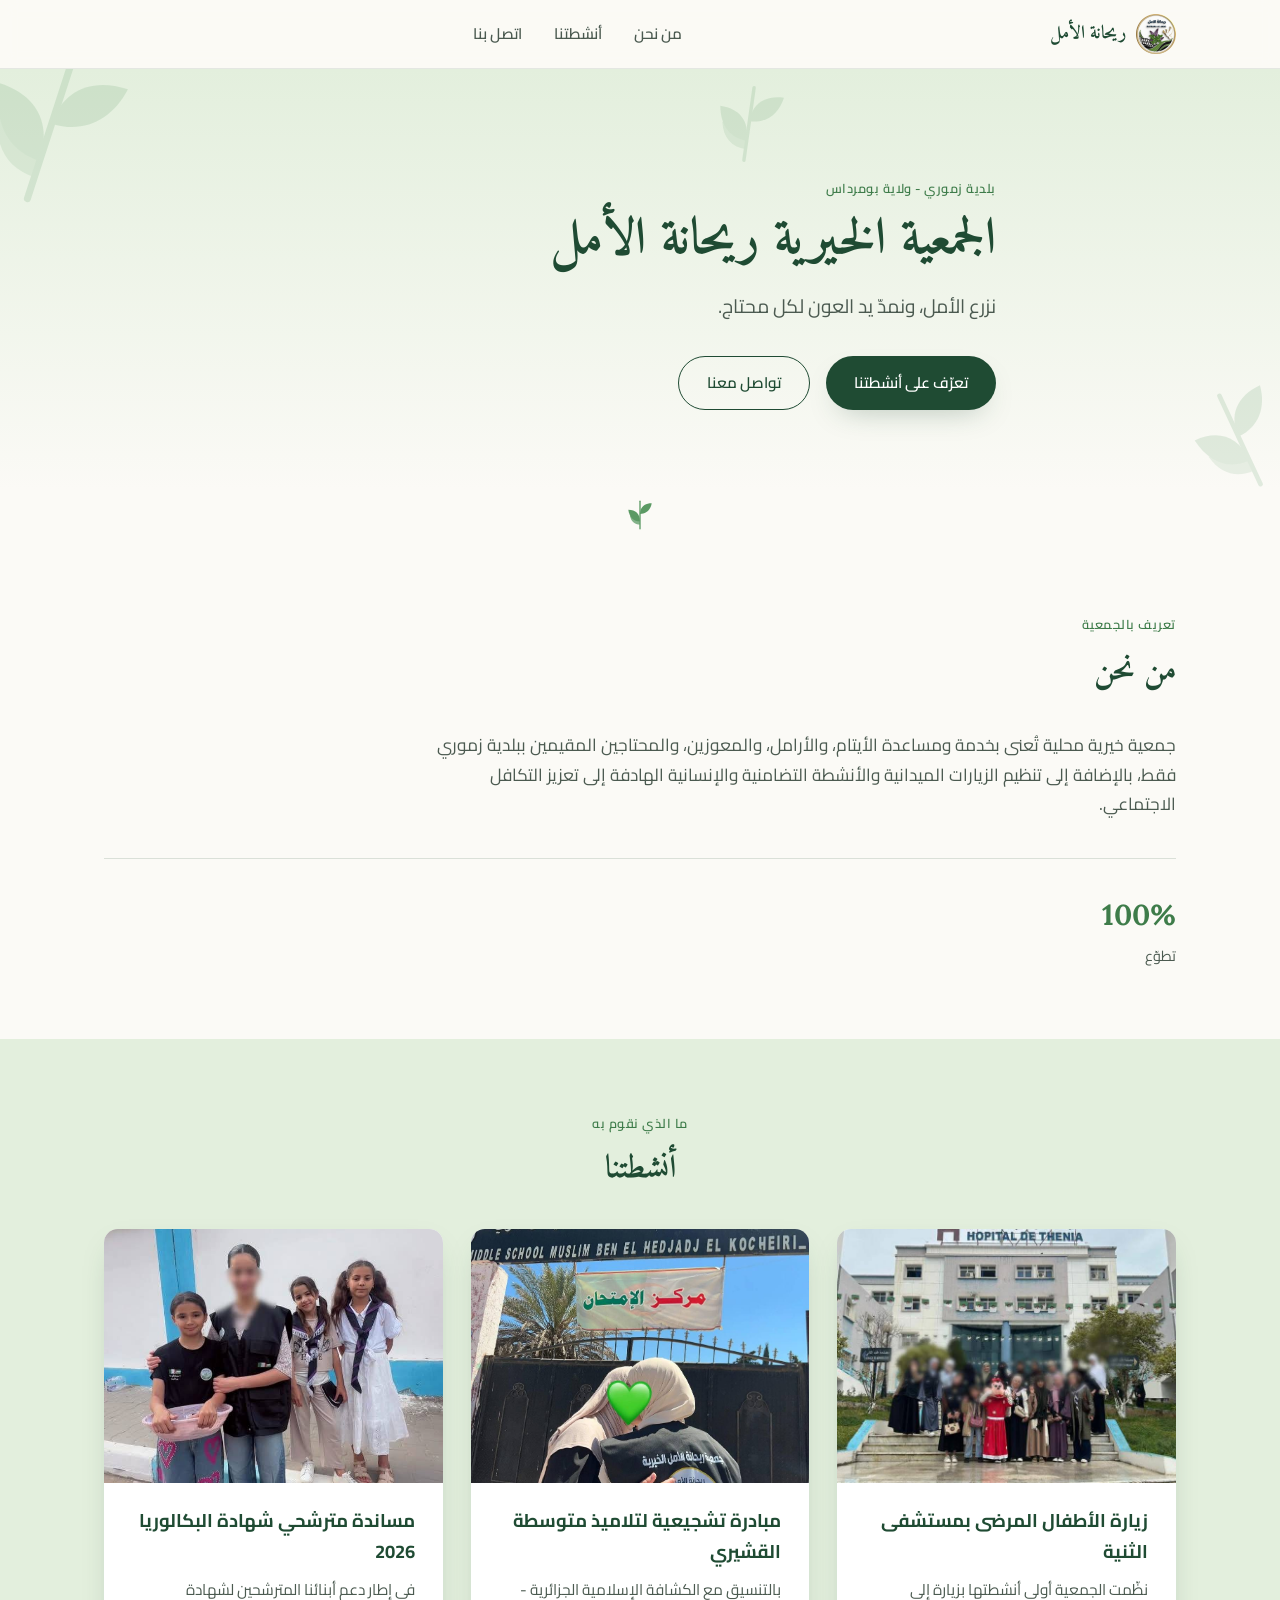
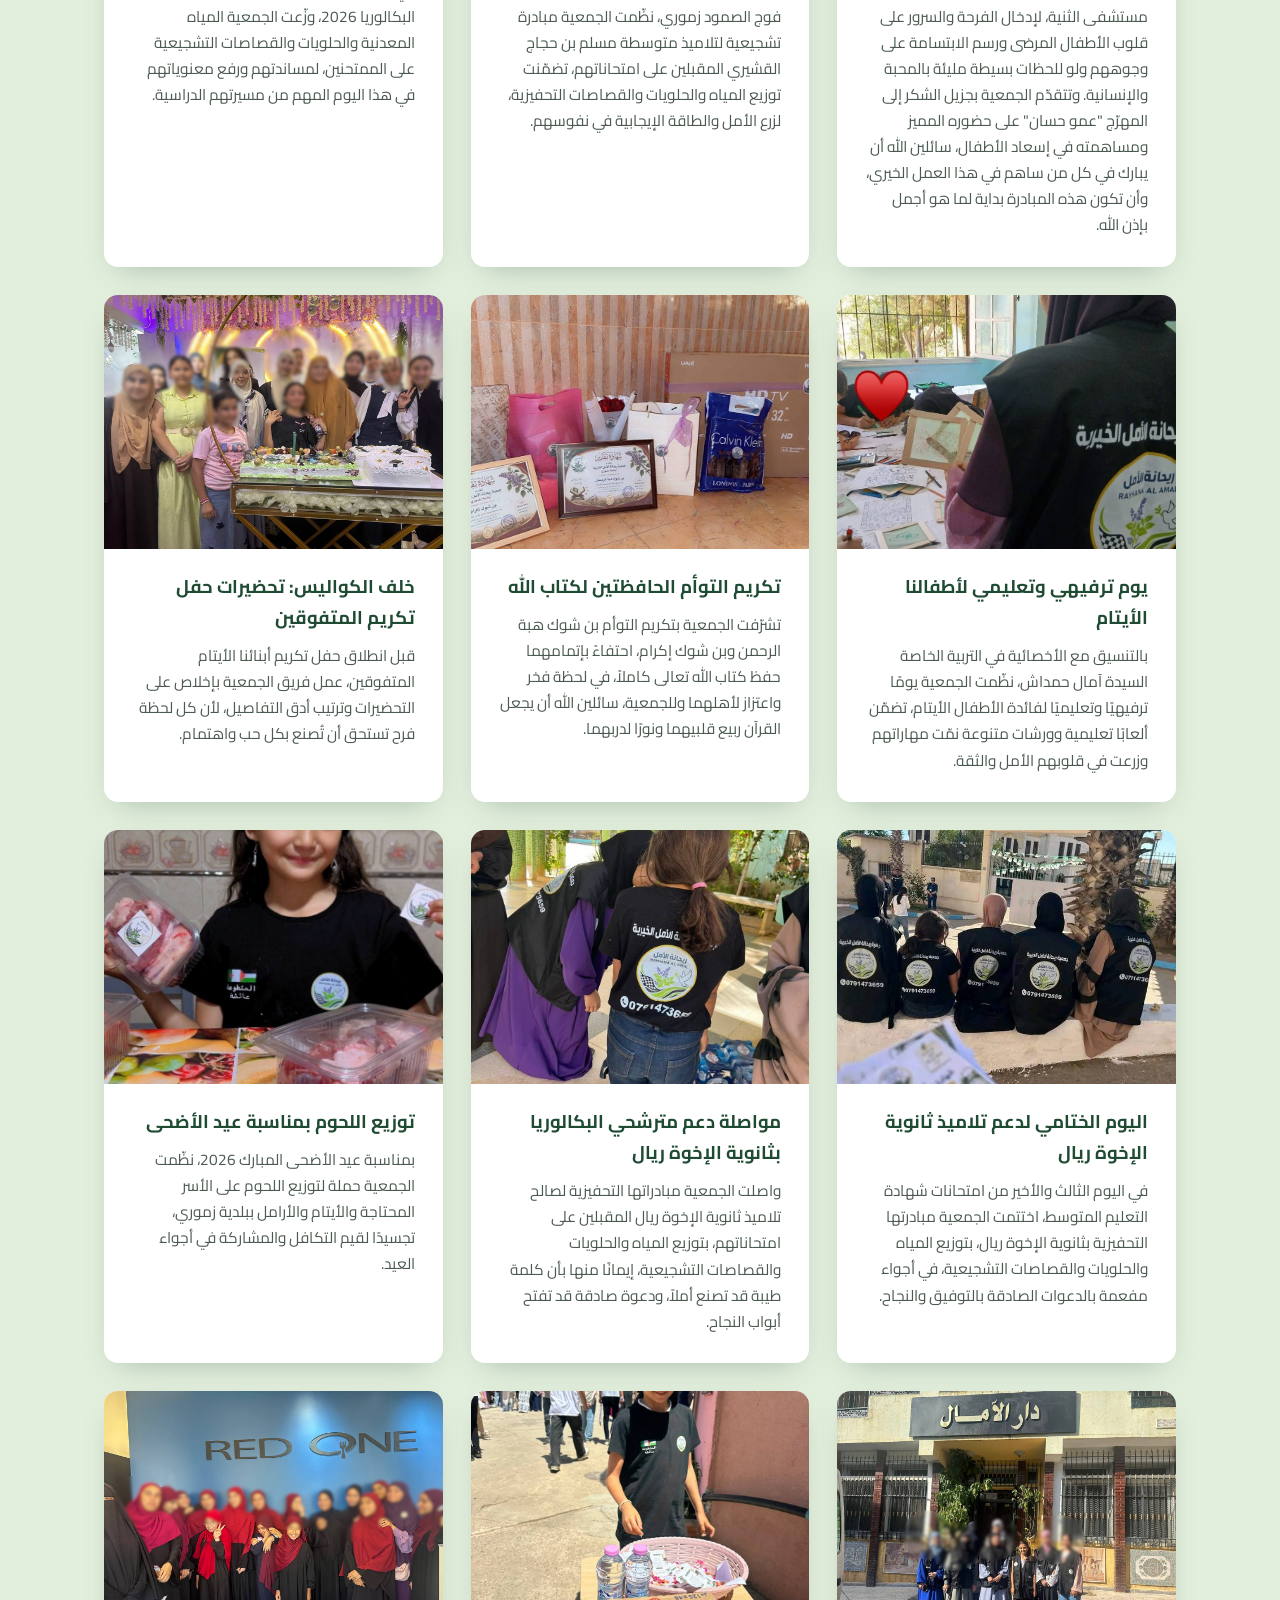
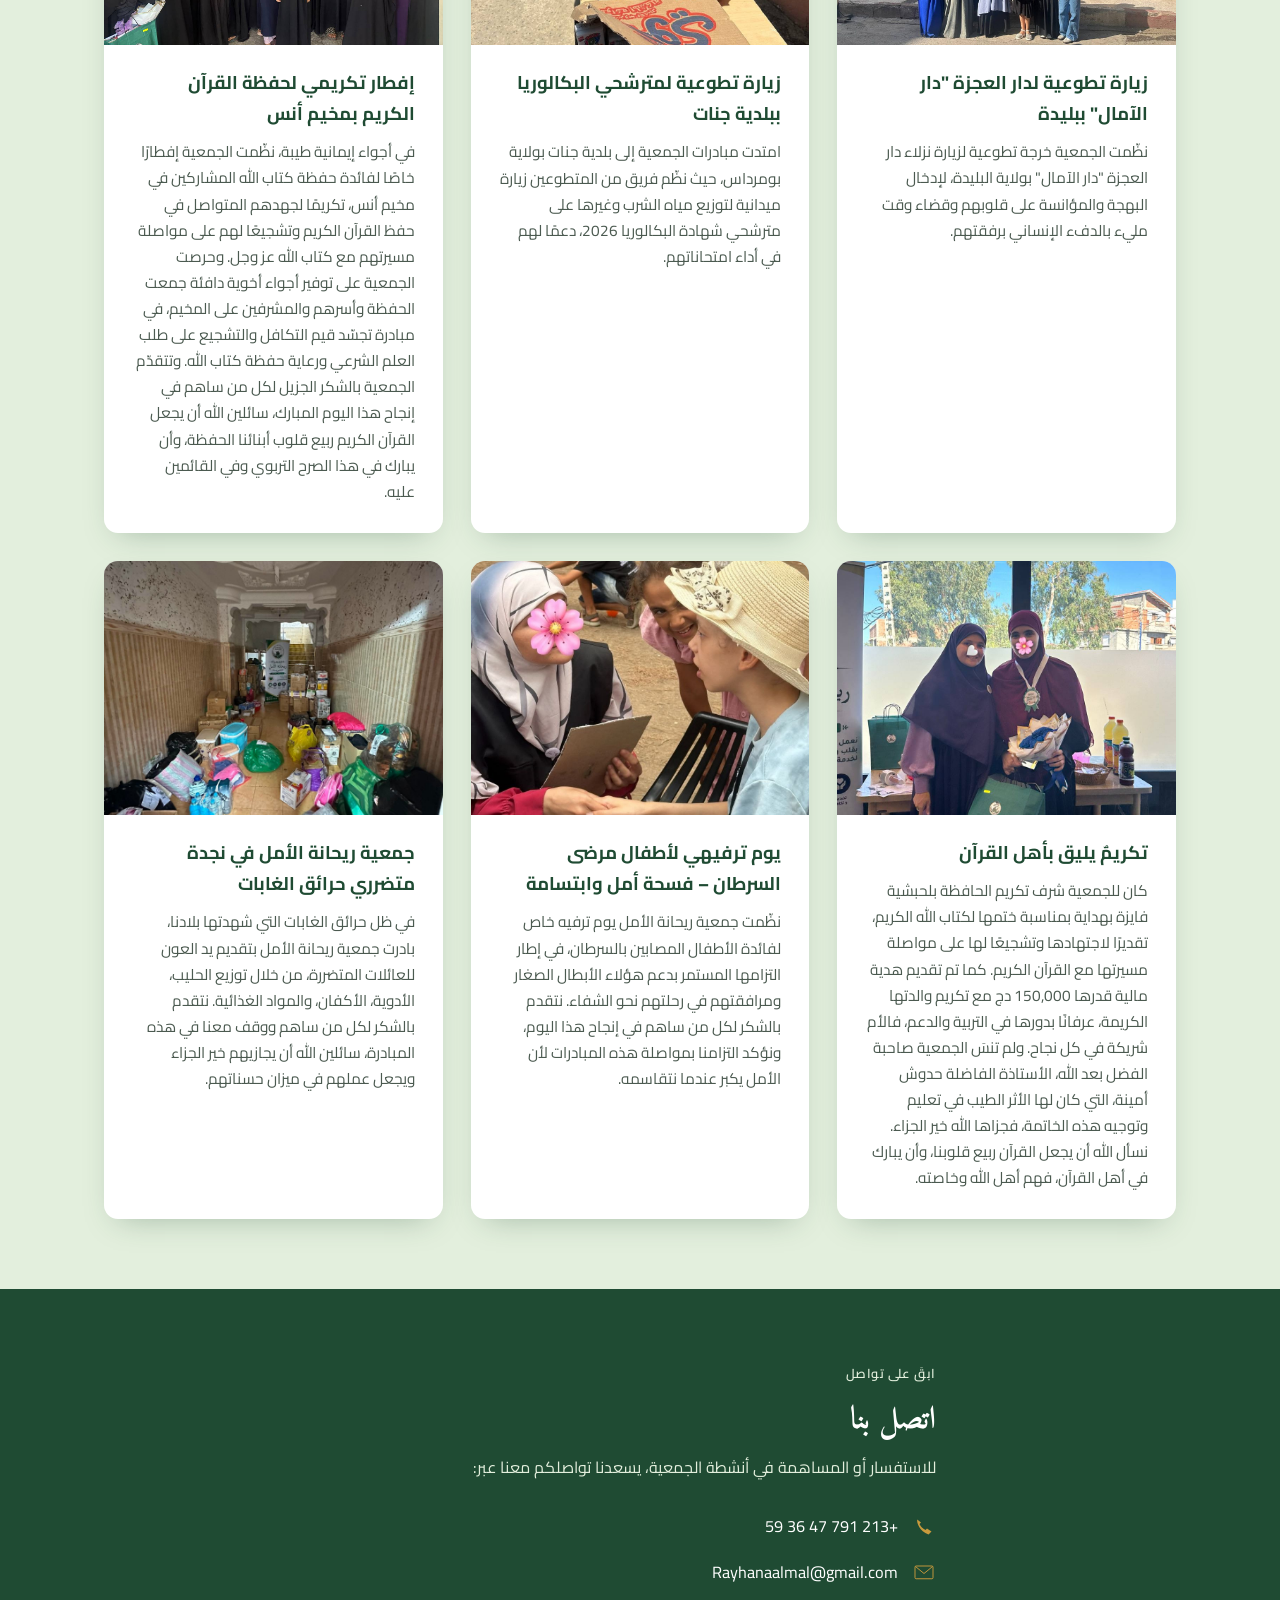
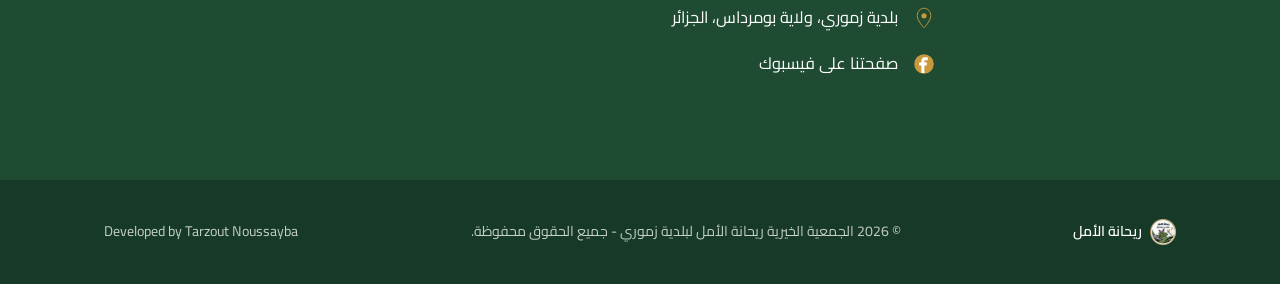
<file: index.html>
<!DOCTYPE html>
<html lang="ar" dir="rtl">
<head>
<meta charset="UTF-8">
<meta name="viewport" content="width=device-width, initial-scale=1">
<title>الجمعية الخيرية ريحانة الأمل - بلدية زموري</title>
<meta name="description" content="جمعية خيرية ناشئة ببلدية زموري تعنى بالأيتام والأرامل والمرضى والمحتاجين">
<link rel="preconnect" href="https://fonts.googleapis.com">
<link rel="preconnect" href="https://fonts.gstatic.com" crossorigin>
<link href="https://fonts.googleapis.com/css2?family=Amiri:wght@400;700&family=Cairo:wght@400;500;600;700&family=Lora:ital,wght@0,500;0,600;1,500&display=swap" rel="stylesheet">
<link rel="stylesheet" href="css/style.css">
</head>
<body>


<svg style="display:none">
  <symbol id="leaf-icon" viewBox="0 0 64 64">
    <path d="M32 58 C32 42 32 30 32 6" stroke="currentColor" stroke-width="2.5" fill="none" stroke-linecap="round"/>
    <path d="M32 44 C20 44 12 36 10 22 C24 22 32 30 32 44 Z" fill="currentColor"/>
    <path d="M32 30 C44 30 52 22 54 10 C40 10 32 18 32 30 Z" fill="currentColor"/>
    <path d="M32 50 C22 50 15 44 13 33 C25 33 32 39 32 50 Z" fill="currentColor" opacity="0.75"/>
  </symbol>
  <symbol id="cap-icon" viewBox="0 0 64 64">
    <path d="M32 14 L58 26 L32 38 L6 26 Z" fill="currentColor"/>
    <path d="M18 30 V44 C18 50 46 50 46 44 V30" stroke="currentColor" stroke-width="2.5" fill="none"/>
    <path d="M56 27 V42" stroke="currentColor" stroke-width="2.5" stroke-linecap="round"/>
    <circle cx="56" cy="45" r="2.5" fill="currentColor"/>
  </symbol>
  <symbol id="hands-icon" viewBox="0 0 64 64">
    <path d="M32 20 C29 13 20 12 17 19 C14 26 20 32 32 42 C44 32 50 26 47 19 C44 12 35 13 32 20 Z" fill="currentColor"/>
    <path d="M10 46 C18 40 26 40 32 46 C38 40 46 40 54 46 L54 50 C46 44 38 44 32 50 C26 44 18 44 10 50 Z" fill="currentColor" opacity="0.85"/>
  </symbol>
  <symbol id="home-icon" viewBox="0 0 64 64">
    <path d="M8 30 L32 10 L56 30" stroke="currentColor" stroke-width="2.5" fill="none" stroke-linecap="round" stroke-linejoin="round"/>
    <path d="M14 26 V52 H50 V26" stroke="currentColor" stroke-width="2.5" fill="none" stroke-linejoin="round"/>
    <path d="M27 52 V38 H37 V52" stroke="currentColor" stroke-width="2.5" fill="none"/>
  </symbol>
  <symbol id="phone-icon" viewBox="0 0 64 64">
    <path d="M14 12 C12 20 20 44 44 52 L52 44 L40 36 L36 40 C28 36 24 32 20 24 L24 20 L14 12 Z" fill="currentColor"/>
  </symbol>
  <symbol id="mail-icon" viewBox="0 0 64 64">
    <rect x="8" y="16" width="48" height="34" rx="3" stroke="currentColor" stroke-width="2.5" fill="none"/>
    <path d="M10 18 L32 36 L54 18" stroke="currentColor" stroke-width="2.5" fill="none" stroke-linecap="round" stroke-linejoin="round"/>
  </symbol>
  <symbol id="pin-icon" viewBox="0 0 64 64">
    <path d="M32 58 C32 58 50 40 50 26 C50 14 42 6 32 6 C22 6 14 14 14 26 C14 40 32 58 32 58 Z" stroke="currentColor" stroke-width="2.5" fill="none"/>
    <circle cx="32" cy="26" r="7" fill="currentColor"/>
  </symbol>
  <symbol id="fb-icon" viewBox="0 0 64 64">
    <circle cx="32" cy="32" r="26" fill="currentColor"/>
    <path d="M36 22 h6 v-8 h-7 c-7 0-10 4-10 10 v4 h-6 v8 h6 v20 h8 V36 h6 l1-8 h-7 v-3 c0-2 1-3 3-3 Z" fill="#fff"/>
  </symbol>
</svg>

<header class="site-header">
  <div class="wrap header-inner">
    <a class="brand" href="#top">
      <img class="brand-logo" src="images/logo.png" alt="شعار الجمعية">
      <span class="brand-name">ريحانة الأمل</span>
    </a>

    <nav class="site-nav" id="siteNav">
      <a href="#about">من نحن</a>
      <a href="#activities">أنشطتنا</a>
      <a href="#contact">اتصل بنا</a>
    </nav>

    <div class="header-actions">
      <button class="nav-toggle" id="navToggle" aria-label="menu" aria-expanded="false">
        <span></span><span></span><span></span>
      </button>
    </div>
  </div>
</header>

<main id="top">

  <section class="hero">
    <div class="hero-leaves" aria-hidden="true">
      <svg viewBox="0 0 64 64"><use href="#leaf-icon"/></svg>
      <svg viewBox="0 0 64 64"><use href="#leaf-icon"/></svg>
      <svg viewBox="0 0 64 64"><use href="#leaf-icon"/></svg>
    </div>
    <div class="wrap hero-inner">
      <p class="eyebrow">بلدية زموري - ولاية بومرداس</p>
      <h1>الجمعية الخيرية ريحانة الأمل</h1>
      <p class="hero-tagline">نزرع الأمل، ونمدّ يد العون لكل محتاج.</p>
      <div class="hero-cta">
        <a href="#activities" class="btn btn-primary">تعرّف على أنشطتنا</a>
        <a href="#contact" class="btn btn-ghost">تواصل معنا</a>
      </div>
    </div>
  </section>

  <div class="divider" aria-hidden="true">
    <svg viewBox="0 0 64 64"><use href="#leaf-icon"/></svg>
  </div>

  <section class="about" id="about">
    <div class="wrap about-inner">
      <div class="section-heading">
        <span class="eyebrow">تعريف بالجمعية</span>
        <h2>من نحن</h2>
      </div>
      <p class="about-text">
        جمعية خيرية محلية تُعنى بخدمة ومساعدة الأيتام، والأرامل، والمعوزين، والمحتاجين المقيمين ببلدية زموري فقط، بالإضافة إلى تنظيم الزيارات الميدانية والأنشطة التضامنية والإنسانية الهادفة إلى تعزيز التكافل الاجتماعي.
      </p>
      <div class="about-stats">
        <div class="stat">
          <span class="stat-num">100%</span>
          <span class="stat-label">تطوّع</span>
        </div>
      </div>
    </div>
  </section>

  <section class="activities" id="activities">
    <div class="wrap">
      <div class="section-heading center">
        <span class="eyebrow">ما الذي نقوم به</span>
        <h2>أنشطتنا</h2>
      </div>

      <div class="cards" id="activities-cards">
        <!-- تُبنى بطاقات الأنشطة هنا تلقائيًا بواسطة js/activities.js -->
        <!-- لا حاجة لإضافة أو تعديل أي بطاقة يدويًا بعد الآن -->
      </div>
    </div>
  </section>

  <section class="contact" id="contact">
    <div class="wrap contact-inner">
      <div class="section-heading">
        <span class="eyebrow light">ابقَ على تواصل</span>
        <h2 class="light">اتصل بنا</h2>
        <p class="contact-note light">للاستفسار أو المساهمة في أنشطة الجمعية، يسعدنا تواصلكم معنا عبر:</p>
      </div>

      <ul class="contact-list">
        <li>
          <svg viewBox="0 0 64 64"><use href="#phone-icon"/></svg>
          <a href="tel:+213791473659">+213 791 47 36 59</a>
        </li>
        <li>
          <svg viewBox="0 0 64 64"><use href="#mail-icon"/></svg>
          <a href="mailto:Rayhanaalmal@gmail.com">Rayhanaalmal@gmail.com</a>
        </li>
        <li>
          <svg viewBox="0 0 64 64"><use href="#pin-icon"/></svg>
          <a href="https://maps.google.com/?q=Zemmouri,Boumerdès,Algeria" target="_blank" rel="noopener">بلدية زموري، ولاية بومرداس، الجزائر</a>
        </li>
        <li>
          <svg viewBox="0 0 64 64"><use href="#fb-icon"/></svg>
          <a href="https://web.facebook.com/profile.php?id=100063916632789" target="_blank" rel="noopener">صفحتنا على فيسبوك</a>
        </li>
      </ul>

    </div>
  </section>

</main>

<footer class="site-footer">
  <div class="wrap footer-inner">
    <div class="brand small">
      <img class="brand-logo" src="images/logo.png" alt="شعار الجمعية">
      <span>ريحانة الأمل</span>
    </div>
    <p data-year-text>© {year} الجمعية الخيرية ريحانة الأمل لبلدية زموري - جميع الحقوق محفوظة.</p>
    <p class="credit"><a href="https://github.com/tarzout-noussayba-dev-ctrl" target="_blank" rel="noopener">Developed by Tarzout Noussayba</a></p>
  </div>
</footer>

<script src="js/script.js"></script>
<script src="js/activities.js"></script>

<!-- يلتقط رابط الدعوة/إعادة تعيين كلمة المرور من نتليفاي ويعرض نافذة إنشاء كلمة السر -->
<script src="https://identity.netlify.com/v1/netlify-identity-widget.js"></script>
<script>
  if (window.netlifyIdentity) {
    window.netlifyIdentity.on("init", function (user) {
      if (!user) {
        window.netlifyIdentity.on("login", function () {
          document.location.href = "/admin/";
        });
      }
    });
  }
</script>
</body>
</html>
</file>
<file: css/style.css>
:root{
  --forest:   #1F4B33;
  --leaf:     #3E7C4A;
  --leaf-2:   #5B9A64;
  --sage:     #E3EFDD;
  --paper:    #FBFAF6;
  --gold:     #C99A3D;
  --ink:      #1C2A20;
  --ink-soft: #4B5A50;

  --font-body: 'Cairo', 'Lora', sans-serif;
  --font-display-ar: 'Amiri', serif;
  --font-display-en: 'Lora', serif;

  --radius: 14px;
  --shadow: 0 12px 30px -14px rgba(31,75,51,.35);
}

*,*::before,*::after{ box-sizing:border-box; }
html{ scroll-behavior:smooth; }
body{
  margin:0;
  background:var(--paper);
  color:var(--ink);
  font-family:var(--font-body);
  line-height:1.7;
  -webkit-font-smoothing:antialiased;
}
html[lang="ar"] h1, html[lang="ar"] h2, html[lang="ar"] .brand-name{ font-family:var(--font-display-ar); }
html[lang="en"] h1, html[lang="en"] h2, html[lang="en"] .brand-name{ font-family:var(--font-display-en); font-style:italic; }

img,svg{ display:block; max-width:100%; }
a{ color:inherit; text-decoration:none; }
ul{ list-style:none; margin:0; padding:0; }

.wrap{
  max-width:1120px;
  margin-inline:auto;
  padding-inline:24px;
}

.eyebrow{
  display:inline-block;
  font-size:.8rem;
  letter-spacing:.04em;
  color:var(--leaf);
  font-weight:600;
  margin-block-end:8px;
}
.eyebrow.light{ color:var(--sage); }

.btn{
  display:inline-flex;
  align-items:center;
  gap:8px;
  padding:13px 28px;
  border-radius:999px;
  font-weight:600;
  font-size:.95rem;
  transition:transform .18s ease, box-shadow .18s ease, background .18s ease;
}
.btn-primary{
  background:var(--forest);
  color:#fff;
  box-shadow:var(--shadow);
}
.btn-primary:hover{ transform:translateY(-2px); background:var(--leaf); }
.btn-ghost{
  border:1.5px solid var(--forest);
  color:var(--forest);
}
.btn-ghost:hover{ background:var(--sage); }


.site-header{
  position:sticky; top:0; z-index:50;
  background:rgba(251,250,246,.9);
  backdrop-filter:blur(8px);
  border-block-end:1px solid rgba(31,75,51,.1);
}
.header-inner{
  display:flex; align-items:center; justify-content:space-between;
  padding-block:14px;
}
.brand{ display:flex; align-items:center; gap:10px; }
.brand-logo{ width:40px; height:40px; object-fit:contain; flex-shrink:0; }
.brand-name{ font-size:1.15rem; font-weight:700; color:var(--forest); }

.site-nav{ display:flex; gap:32px; font-weight:600; font-size:.95rem; }
.site-nav a{ color:var(--ink-soft); transition:color .15s ease; }
.site-nav a:hover{ color:var(--leaf); }

.header-actions{ display:flex; align-items:center; gap:14px; }
.lang-switch{
  display:flex; border:1.5px solid var(--leaf); border-radius:999px; overflow:hidden;
}
.lang-btn{
  border:0; background:transparent; cursor:pointer;
  padding:6px 14px; font-weight:700; font-size:.8rem; color:var(--leaf);
  font-family:'Cairo', sans-serif;
}
.lang-btn[aria-pressed="true"]{ background:var(--leaf); color:#fff; }

.nav-toggle{
  display:none; flex-direction:column; gap:5px;
  background:none; border:0; cursor:pointer; padding:6px;
}
.nav-toggle span{ width:22px; height:2px; background:var(--forest); border-radius:2px; }


.hero{
  position:relative;
  overflow:hidden;
  background:linear-gradient(180deg, var(--sage) 0%, var(--paper) 100%);
  padding-block:96px 80px;
}
.hero-leaves{
  position:absolute; inset:0; pointer-events:none; z-index:0;
}
.hero-leaves svg{
  position:absolute; color:var(--leaf-2); opacity:.16;
}
.hero-leaves svg:nth-child(1){ width:180px; height:180px; inset-inline-end:-40px; top:-30px; transform:rotate(18deg); }
.hero-leaves svg:nth-child(2){ width:120px; height:120px; inset-inline-start:-20px; bottom:-10px; transform:rotate(-25deg); }
.hero-leaves svg:nth-child(3){ width:90px; height:90px; inset-inline-start:38%; top:10px; transform:rotate(8deg); }

.hero-inner{ position:relative; z-index:1; max-width:760px; }
.hero h1{
  font-size:clamp(2.1rem, 4.2vw, 3.2rem);
  line-height:1.25;
  color:var(--forest);
  margin:0 0 18px;
}
.hero-tagline{
  font-size:1.2rem;
  color:var(--ink-soft);
  margin:0 0 34px;
}
.hero-cta{ display:flex; flex-wrap:wrap; gap:16px; }


.divider{
  display:flex; justify-content:center; padding-block:8px;
  color:var(--leaf-2);
}
.divider svg{ width:34px; height:34px; }


.about{ padding-block:70px; }
.section-heading{ margin-block-end:32px; }
.section-heading.center{ text-align:center; }
.section-heading h2{ font-size:2rem; margin:0; color:var(--forest); }
.section-heading h2.light{ color:#fff; }
.about-text{
  max-width:760px;
  font-size:1.08rem;
  color:var(--ink-soft);
}
.about-stats{
  display:flex; flex-wrap:wrap; gap:40px;
  margin-block-start:40px;
  padding-block-start:32px;
  border-block-start:1px solid rgba(31,75,51,.15);
}
.stat{ display:flex; flex-direction:column; gap:4px; }
.stat-num{ font-size:1.8rem; font-weight:700; color:var(--leaf); font-family:var(--font-display-en); }
.stat-label{ color:var(--ink-soft); font-size:.9rem; }

.activities{ padding-block:70px; background:var(--sage); }
.cards{
  display:grid;
  grid-template-columns:repeat(3, 1fr);
  gap:28px;
}
.card{
  background:#fff;
  border-radius:var(--radius);
  padding:0 0 28px;
  box-shadow:var(--shadow);
  transition:transform .2s ease;
  overflow:hidden;
}
.card:hover{ transform:translateY(-6px); }
.card-img-wrap{
  aspect-ratio:4/3;
  overflow:hidden;
}
.card-img{
  width:100%; height:100%;
  object-fit:cover;
  display:block;
}
.card h3{ margin:22px 28px 10px; font-size:1.15rem; color:var(--forest); }
.card p{ margin:0 28px; color:var(--ink-soft); font-size:.96rem; }


.contact{
  background:var(--forest);
  color:#fff;
  padding-block:70px;
}
.contact-inner{ max-width:640px; }
.contact-note{ color:var(--sage); margin-block-start:6px; }
.contact-list{
  display:flex; flex-direction:column; gap:18px;
  margin-block:32px;
}
.contact-list li{ display:flex; align-items:center; gap:14px; font-size:1.02rem; }
.contact-list li a{ transition:opacity .15s ease; }
.contact-list li a:hover{ text-decoration:underline; opacity:.9; }
.contact-list svg{ width:24px; height:24px; color:var(--gold); flex-shrink:0; }
.placeholder-note{ font-size:.82rem; color:rgba(255,255,255,.6); }


.site-footer{ background:#163a27; color:rgba(255,255,255,.75); padding-block:26px; }
.footer-inner{
  display:flex; flex-wrap:wrap; align-items:center; justify-content:space-between; gap:14px;
  font-size:.88rem;
}
.brand.small .brand-logo{ width:26px; height:26px; }
.brand.small{ display:flex; align-items:center; gap:8px; font-weight:600; color:#fff; }

@media (max-width: 860px){
  .cards{ grid-template-columns:1fr; }
  .site-nav{
    position:absolute; inset-inline:0; top:100%;
    background:var(--paper);
    flex-direction:column;
    padding:18px 24px;
    gap:16px;
    border-block-end:1px solid rgba(31,75,51,.1);
    display:none;
  }
  .site-nav.open{ display:flex; }
  .nav-toggle{ display:flex; }
}

@media (max-width: 480px){
  .hero{ padding-block:70px 56px; }
  .about, .activities, .contact{ padding-block:52px; }
  .hero-cta{ flex-direction:column; align-items:stretch; }
  .btn{ justify-content:center; }
}


@media (prefers-reduced-motion: reduce){
  html{ scroll-behavior:auto; }
  .btn, .card{ transition:none; }
}
</file>
